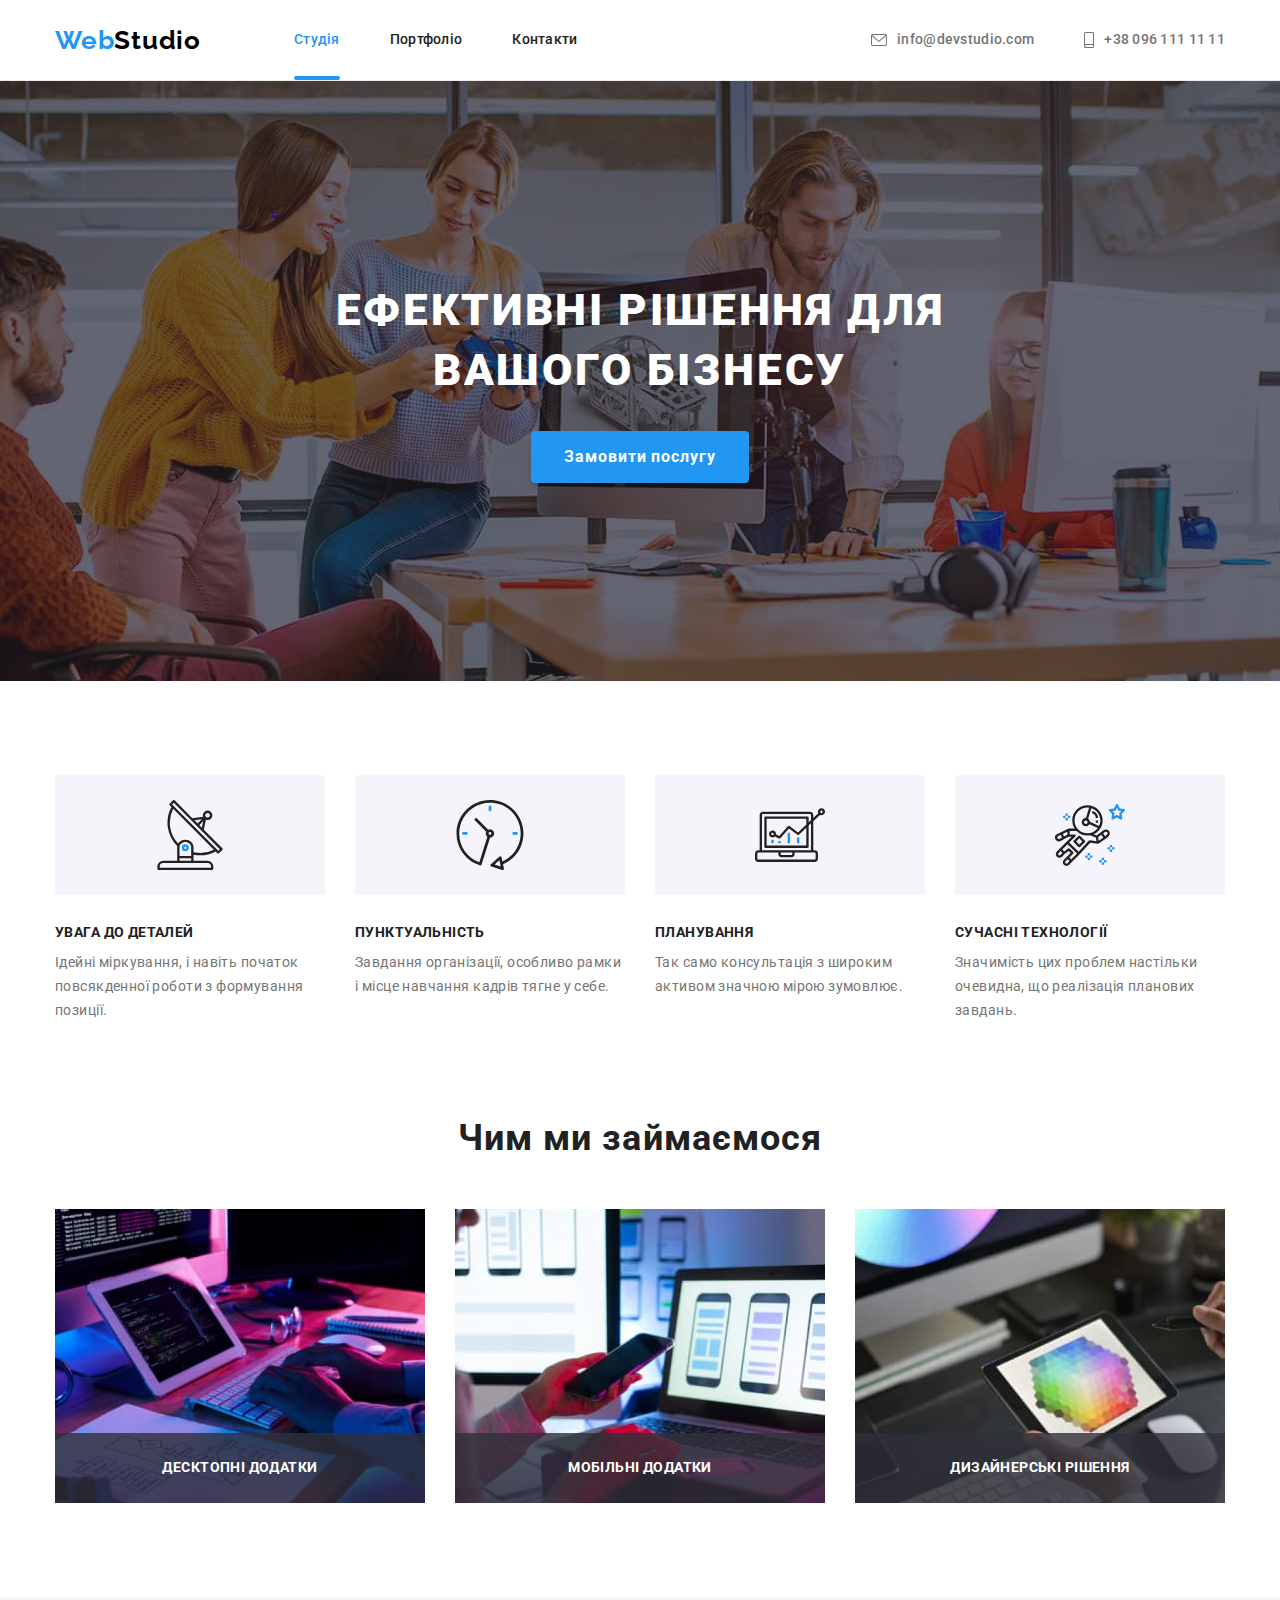
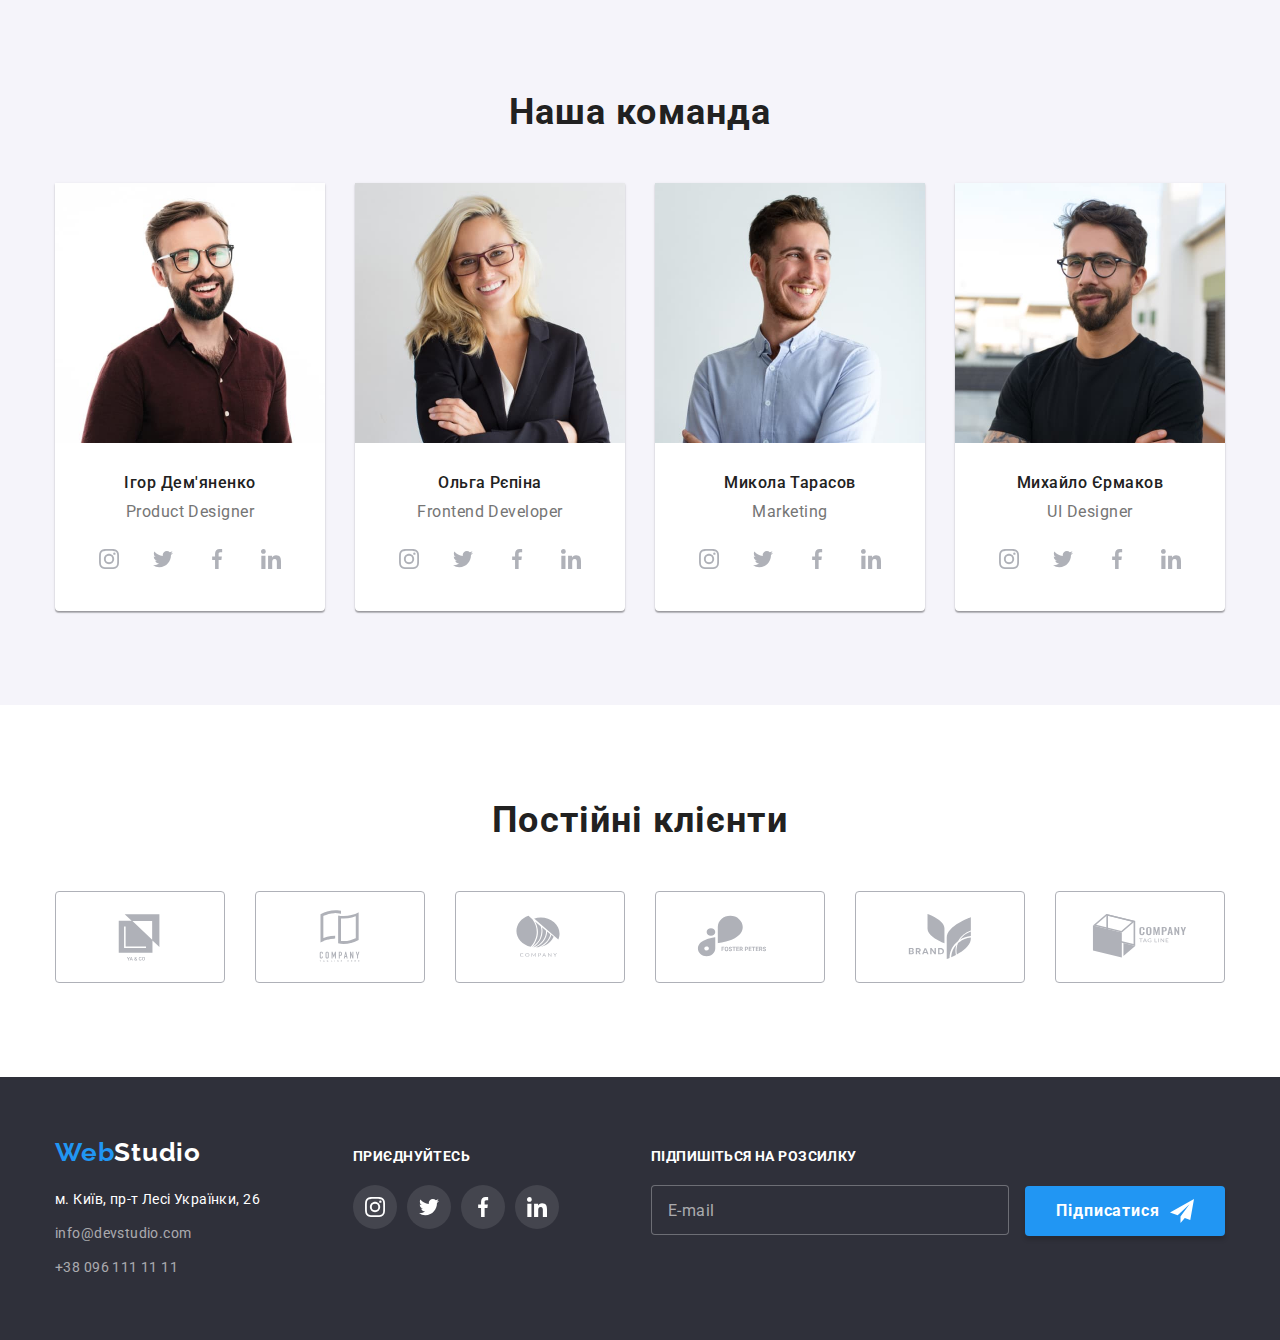
<file: index.html>
<!DOCTYPE html>
<html lang="uk">
  <head>
    <meta charset="UTF-8" />
    <meta http-equiv="X-UA-Compatible" content="IE=edge" />
    <meta name="viewport" content="width=device-width, initial-scale=1.0" />
    <title>Студія</title>
    <link rel="preconnect" href="https://fonts.googleapis.com" />
    <link rel="preconnect" href="https://fonts.gstatic.com" crossorigin />
    <link
      href="https://fonts.googleapis.com/css2?family=Raleway:wght@700&family=Roboto:wght@400;500;700;900&display=swap"
      rel="stylesheet"
    />
    <link
      rel="stylesheet"
      href="https://cdnjs.cloudflare.com/ajax/libs/modern-normalize/1.1.0/modern-normalize.min.css"
    />
    <link rel="stylesheet" href="./css/styles.css" />
  </head>
  <body>
    <header class="page-header">
      <div class="container flex-header">
        <a class="link logo" href="#"><span class="web">Web</span>Studio</a>
        <nav class="page-nav">
          <ul class="list list-nav">
            <li class="nav-item">
              <a class="link current mouse-link" href="index.html">Студія</a>
            </li>
            <li class="nav-item">
              <a class="link mouse-link" href="./portfolio.html">Портфоліо</a>
            </li>
            <li class="nav-item">
              <a class="link mouse-link" href="#">Контакти</a>
            </li>
          </ul>
        </nav>
        <ul class="list list-cont">
          <li>
            <a
              class="link studio-mail mouse-link"
              href="mailto:info@devstudio.com"
            >
              <svg class="icons-contacts" width="16" height="12">
                <use href="./images/icons.svg#icon-icon-letter"></use>
              </svg>
              info@devstudio.com</a
            >
          </li>
          <li>
            <a class="link studio-tel mouse-link" href="tel:+380961111111">
              <svg class="icons-contacts" width="10" height="16">
                <use href="./images/icons.svg#icon-icon-tel"></use>
              </svg>
              +38 096 111 11 11</a
            >
          </li>
        </ul>
      </div>
    </header>
    <main>
      <section class="hero">
        <div class="container">
          <h1 class="hero-title">Ефективні рішення для вашого бізнесу</h1>
          <button type="button" data-modal-open class="button-hero">
            Замовити послугу
          </button>
        </div>
      </section>

      <div class="backdrop is-hidden" data-modal>
        <div class="modal">
          <button data-modal-close class="modal-btn-close">
            <svg class="modal-close" width="18" height="18">
              <use href="./images/icons.svg#icon-close"></use>
            </svg>
          </button>
          <form class="register-form">
            <strong class="register-form-title"
              >Залиште свої дані, ми вам передзвонимо</strong
            >
            <div class="register-form-group" role="group">
              <lable class="register-form-lable"
                ><span class="register-label-title">Ім'я</span
                ><input
                  type="text"
                  class="register-form-input"
                  name="name"
                  required
                  autofocus
                />
                <svg class="register-form-icon" width="18" height="18">
                  <use href="./images/icons.svg#icon-person"></use>
                </svg>
              </lable>
              <lable class="register-form-lable"
                ><span class="register-label-title">Телефон</span
                ><input
                  type="tel"
                  class="register-form-input"
                  name="tel"
                  required
                />
                <svg class="register-form-icon" width="18" height="18">
                  <use href="./images/icons.svg#icon-icon-phone"></use>
                </svg>
              </lable>
              <lable class="register-form-lable"
                ><span class="register-label-title">Пошта</span
                ><input
                  type="email"
                  class="register-form-input"
                  name="mail"
                  required
                />
                <svg class="register-form-icon" width="18" height="18">
                  <use href="./images/icons.svg#icon-icon-email"></use>
                </svg>
              </lable>
              <lable"
                ><span class="register-label-title">Коментар</span
                ><textarea
                  class="form-field-comments"
                  name="comments"
                  placeholder="Введіть текст"
                ></textarea>
              </lable>
            </div>
           <div class="register-form-policy">
                <input class="policy-input visually-hidden" type="checkbox" name="policy" id="policy">
                <label class="policy-text" for="policy">
                <span>
                  <svg class="policy-input-icon" width="16" height="15">
                    <use href="./images/icons.svg#icon-check"></use>
                  </svg>
                </span>
                Погоджуюся з розсилкою та приймаю
                <a class="policy-link" href="#">Умови договору</a>
              </label>
           </div>
           <button class="register-form-btn" type="submit">Відправити</button>
          </form>
        </div>
      </div>

      <section class="specials">
        <div class="container">
          <h2 class="visually-hidden">Наші переваги</h2>
          <ul class="list advantage">
            <li class="advantage-item">
              <div class="icons">
                <svg class="icon-advantages" width="70" height="70">
                  <use href="./images/icons.svg#icon-antenna"></use>
                </svg>
              </div>
              <h3 class="advantage-title">УВАГА ДО ДЕТАЛЕЙ</h3>
              <p class="advantage-text">
                Ідейні міркування, і навіть початок повсякденної роботи з
                формування позиції.
              </p>
            </li>
            <li class="advantage-item">
              <div class="icons">
                <svg class="icon-advantages" width="70" height="70">
                  <use href="./images/icons.svg#icon-clock"></use>
                </svg>
              </div>
              <h3 class="advantage-title">ПУНКТУАЛЬНІСТЬ</h3>
              <p class="advantage-text">
                Завдання організації, особливо рамки і місце навчання кадрів
                тягне у себе.
              </p>
            </li>
            <li class="advantage-item">
              <div class="icons">
                <svg class="icon-advantages" width="70" height="70">
                  <use href="./images/icons.svg#icon-diagram"></use>
                </svg>
              </div>
              <h3 class="advantage-title">ПЛАНУВАННЯ</h3>
              <p class="advantage-text">
                Так само консультація з широким активом значною мірою зумовлює.
              </p>
            </li>
            <li class="advantage-item">
              <div class="icons">
                <svg class="icon-advantages" width="70" height="70">
                  <use href="./images/icons.svg#icon-astronaut"></use>
                </svg>
              </div>
              <h3 class="advantage-title">СУЧАСНІ ТЕХНОЛОГІЇ</h3>
              <p class="advantage-text">
                Значимість цих проблем настільки очевидна, що реалізація
                планових завдань.
              </p>
            </li>
          </ul>
        </div>
      </section>
      <section>
        <div class="container">
          <h2 class="our-work-title">Чим ми займаємося</h2>
          <ul class="list our-work">
            <li class="our-work-item">
              <div class="we-do-thumb">
                <img
                  src="./images/mi_zaimaimos1.jpg"
                  alt="планшет"
                  width="370"
                  height="294"
                />
                <div class="we-do-overlay">
                  <p class="we-do-overlay-title">Десктопні додатки</p>
                </div>
              </div>
            </li>
            <li class="our-work-item">
              <div class="we-do-thumb">
                <img
                  src="./images/mi_zaimaimos2.jpg"
                  alt="ноутбук"
                  width="370"
                  height="294"
                />
                <div class="we-do-overlay">
                  <p class="we-do-overlay-title">Мобільні додатки</p>
                </div>
              </div>
            </li>
            <li class="our-work-item">
              <div class="we-do-thumb">
                <img
                  src="./images/mi_zaimaimos3.jpg"
                  alt="планшет"
                  width="370"
                  height="294"
                />
                <div class="we-do-overlay">
                  <p class="we-do-overlay-title">Дизайнерські рішення</p>
                </div>
              </div>
            </li>
          </ul>
        </div>
      </section>
      <section class="team">
        <div class="container">
          <h2 class="our-team-title">Наша команда</h2>
          <ul class="list our-team">
            <li class="our-team-item">
              <img
                src="./images/img.jpg"
                alt="співробітник 1"
                width="270"
                height="260"
              />
              <div class="our-team-wrap">
                <h3 class="our-team-member">Ігор Дем'яненко</h3>
                <p lang="en" class="our-team-specialist">Product Designer</p>
                <ul class="socials-list">
                  <li class="social-item">
                    <a
                      href="https://www.instagram.com/"
                      class="social-link"
                      rel="noopener noreferrer"
                      aria-label="instagram"
                    >
                      <svg class="social-icon" width="20" height="20">
                        <use
                          href="./images/icons.svg#icon-icon-instagram"
                        ></use>
                      </svg>
                    </a>
                  </li>
                  <li class="social-item">
                    <a
                      href="https://twitter.com/"
                      class="social-link"
                      rel="noopener noreferrer"
                      aria-label="twitter"
                    >
                      <svg class="social-icon" width="20" height="20">
                        <use href="./images/icons.svg#icon-icon-twitter"></use>
                      </svg>
                    </a>
                  </li>
                  <li class="social-item">
                    <a
                      href="https://www.facebook.com/"
                      class="social-link"
                      rel="noopener noreferrer"
                      aria-label="facebook"
                    >
                      <svg class="social-icon" width="20" height="20">
                        <use href="./images/icons.svg#icon-icon-facebook"></use>
                      </svg>
                    </a>
                  </li>
                  <li class="social-item">
                    <a
                      href="https://www.linkedin.com/"
                      class="social-link"
                      rel="noopener noreferrer"
                      aria-label="linkedin"
                    >
                      <svg class="social-icon" width="20" height="20">
                        <use href="./images/icons.svg#icon-icon-linkedin"></use>
                      </svg>
                    </a>
                  </li>
                </ul>
              </div>
            </li>
            <li class="our-team-item">
              <img
                src="./images/img-1.jpg"
                alt="співробітник 2"
                width="270"
                height="260"
              />
              <div class="our-team-wrap">
                <h3 class="our-team-member">Ольга Рєпіна</h3>
                <p lang="en" class="our-team-specialist">Frontend Developer</p>
                <ul class="socials-list">
                  <li class="social-item">
                    <a
                      href="https://www.instagram.com/"
                      class="social-link"
                      rel="noopener noreferrer"
                      aria-label="instagram"
                    >
                      <svg class="social-icon" width="20" height="20">
                        <use
                          href="./images/icons.svg#icon-icon-instagram"
                        ></use>
                      </svg>
                    </a>
                  </li>
                  <li class="social-item">
                    <a
                      href="https://twitter.com/"
                      class="social-link"
                      rel="noopener noreferrer"
                      aria-label="twitter"
                    >
                      <svg class="social-icon" width="20" height="20">
                        <use href="./images/icons.svg#icon-icon-twitter"></use>
                      </svg>
                    </a>
                  </li>
                  <li class="social-item">
                    <a
                      href="https://www.facebook.com/"
                      class="social-link"
                      rel="noopener noreferrer"
                      aria-label="facebook"
                    >
                      <svg class="social-icon" width="20" height="20">
                        <use href="./images/icons.svg#icon-icon-facebook"></use>
                      </svg>
                    </a>
                  </li>
                  <li class="social-item">
                    <a
                      href="https://www.linkedin.com/"
                      class="social-link"
                      rel="noopener noreferrer"
                      aria-label="linkedin"
                    >
                      <svg class="social-icon" width="20" height="20">
                        <use href="./images/icons.svg#icon-icon-linkedin"></use>
                      </svg>
                    </a>
                  </li>
                </ul>
              </div>
            </li>
            <li class="our-team-item">
              <img
                src="./images/img-2.jpg"
                alt="співробітник 3"
                width="270"
                height="260"
              />
              <div class="our-team-wrap">
                <h3 class="our-team-member">Микола Тарасов</h3>
                <p lang="en" class="our-team-specialist">Marketing</p>
                <ul class="socials-list">
                  <li class="social-item">
                    <a
                      href="https://www.instagram.com/"
                      class="social-link"
                      rel="noopener noreferrer"
                      aria-label="instagram"
                    >
                      <svg class="social-icon" width="20" height="20">
                        <use
                          href="./images/icons.svg#icon-icon-instagram"
                        ></use>
                      </svg>
                    </a>
                  </li>
                  <li class="social-item">
                    <a
                      href="https://twitter.com/"
                      class="social-link"
                      rel="noopener noreferrer"
                      aria-label="twitter"
                    >
                      <svg class="social-icon" width="20" height="20">
                        <use href="./images/icons.svg#icon-icon-twitter"></use>
                      </svg>
                    </a>
                  </li>
                  <li class="social-item">
                    <a
                      href="https://www.facebook.com/"
                      class="social-link"
                      rel="noopener noreferrer"
                      aria-label="facebook"
                    >
                      <svg class="social-icon" width="20" height="20">
                        <use href="./images/icons.svg#icon-icon-facebook"></use>
                      </svg>
                    </a>
                  </li>
                  <li class="social-item">
                    <a
                      href="https://www.linkedin.com/"
                      class="social-link"
                      rel="noopener noreferrer"
                      aria-label="linkedin"
                    >
                      <svg class="social-icon" width="20" height="20">
                        <use href="./images/icons.svg#icon-icon-linkedin"></use>
                      </svg>
                    </a>
                  </li>
                </ul>
              </div>
            </li>
            <li class="our-team-item">
              <img
                src="./images/img-3.jpg"
                alt="співробітник 4"
                width="270"
                height="260"
              />
              <div class="our-team-wrap">
                <h3 class="our-team-member">Михайло Єрмаков</h3>
                <p lang="en" class="our-team-specialist">UI Designer</p>
                <ul class="socials-list">
                  <li class="social-item">
                    <a
                      href="https://www.instagram.com/"
                      class="social-link"
                      rel="noopener noreferrer"
                      aria-label="instagram"
                    >
                      <svg class="social-icon" width="20" height="20">
                        <use
                          href="./images/icons.svg#icon-icon-instagram"
                        ></use>
                      </svg>
                    </a>
                  </li>
                  <li class="social-item">
                    <a
                      href="https://twitter.com/"
                      class="social-link"
                      rel="noopener noreferrer"
                      aria-label="twitter"
                    >
                      <svg class="social-icon" width="20" height="20">
                        <use href="./images/icons.svg#icon-icon-twitter"></use>
                      </svg>
                    </a>
                  </li>
                  <li class="social-item">
                    <a
                      href="https://www.facebook.com/"
                      class="social-link"
                      rel="noopener noreferrer"
                      aria-label="facebook"
                    >
                      <svg class="social-icon" width="20" height="20">
                        <use href="./images/icons.svg#icon-icon-facebook"></use>
                      </svg>
                    </a>
                  </li>
                  <li class="social-item">
                    <a
                      href="https://www.linkedin.com/"
                      class="social-link"
                      rel="noopener noreferrer"
                      aria-label="linkedin"
                    >
                      <svg class="social-icon" width="20" height="20">
                        <use href="./images/icons.svg#icon-icon-linkedin"></use>
                      </svg>
                    </a>
                  </li>
                </ul>
              </div>
            </li>
          </ul>
        </div>
      </section>
      <section class="clients">
        <div class="container">
          <h2 class="clients-title">Постійні клієнти</h2>
          <ul class="client-list">
            <li class="client-item">
              <a href="#" class="client-link">
                <svg class="client-icon" width="106" height="60">
                  <use href="./images/icons.svg#icon-icon-client1"></use>
                </svg>
              </a>
            </li>
            <li class="client-item">
              <a href="#" class="client-link">
                <svg class="client-icon" width="106" height="60">
                  <use href="./images/icons.svg#icon-icon-client2"></use>
                </svg>
              </a>
            </li>
            <li class="client-item">
              <a href="#" class="client-link">
                <svg class="client-icon" width="106" height="60">
                  <use href="./images/icons.svg#icon-icon-client3"></use>
                </svg>
              </a>
            </li>
            <li class="client-item">
              <a href="#" class="client-link">
                <svg class="client-icon" width="106" height="60">
                  <use href="./images/icons.svg#icon-icon-client4"></use>
                </svg>
              </a>
            </li>
            <li class="client-item">
              <a href="#" class="client-link">
                <svg class="client-icon" width="106" height="60">
                  <use href="./images/icons.svg#icon-icon-client5"></use>
                </svg>
              </a>
            </li>
            <li class="client-item">
              <a href="#" class="client-link">
                <svg class="client-icon" width="106" height="60">
                  <use href="./images/icons.svg#icon-icon-client6"></use>
                </svg>
              </a>
            </li>
          </ul>
        </div>
      </section>
    </main>
    <footer class="page-footer">
      <div class="container">
        <div class="footer-content">
          <div class="footer-info">
            <a class="link logo-footer" href="./index.html"
              ><span class="web">Web</span>Studio</a
            >
            <address class="address-info">
              <ul class="list">
                <li>
                  <a
                    class="link address-info-map mouse-link"
                    href="https://goo.gl/maps/gUVaPwLksDyTzLL87"
                    target="_blank"
                    rel="noopener noreferrer"
                    >м. Київ, пр-т Лесі Українки, 26</a
                  >
                </li>
                <li class="mail">
                  <a
                    class="link address-info-mail mouse-link"
                    href="mailto:info@devstudio.com"
                    >info@devstudio.com</a
                  >
                </li>
                <li class="tel">
                  <a
                    class="link address-info-tel mouse-link"
                    href="tel:+380961111111"
                    >+38 096 111 11 11</a
                  >
                </li>
              </ul>
            </address>
          </div>
          <div class="footer-social">
            <h2 class="footer-social-title">приєднуйтесь</h2>
            <ul class="footer-social-list">
              <li class="footer-social-item">
                <a
                  href="https://www.instagram.com/"
                  class="footer-social-link"
                  rel="noopener noreferrer"
                  aria-label="instagram"
                >
                  <svg class="social-icon" width="20" height="20">
                    <use href="./images/icons.svg#icon-icon-instagram"></use>
                  </svg>
                </a>
              </li>
              <li class="footer-social-item">
                <a
                  href="https://twitter.com/"
                  class="footer-social-link"
                  rel="noopener noreferrer"
                  aria-label="twitter"
                >
                  <svg class="social-icon" width="20" height="20">
                    <use href="./images/icons.svg#icon-icon-twitter"></use>
                  </svg>
                </a>
              </li>
              <li class="footer-social-item">
                <a
                  href="https://www.facebook.com/"
                  class="footer-social-link"
                  rel="noopener noreferrer"
                  aria-label="facebook"
                >
                  <svg class="social-icon" width="20" height="20">
                    <use href="./images/icons.svg#icon-icon-facebook"></use>
                  </svg>
                </a>
              </li>
              <li class="footer-social-item">
                <a
                  href="https://www.linkedin.com/"
                  class="footer-social-link"
                  rel="noopener noreferrer"
                  aria-label="linkedin"
                >
                  <svg class="social-icon" width="20" height="20">
                    <use href="./images/icons.svg#icon-icon-linkedin"></use>
                  </svg>
                </a>
              </li>
            </ul>
          </div>
          <form class="footer-form">
            <label class="footer-form-label" for="mail-footer"
              >Підпишіться на розсилку</label
            >
            <input
              class="footer-form-email"
              type="email"
              name="mail"
              placeholder="E-mail"
              id="mail-footer"
              required
            />
            <button class="footer-btn" type="submit">Підписатися</button>
          </form>
        </div>
      </div>
    </footer>
    <script src="./js/modal.js"></script>
  </body>
</html>
</file>
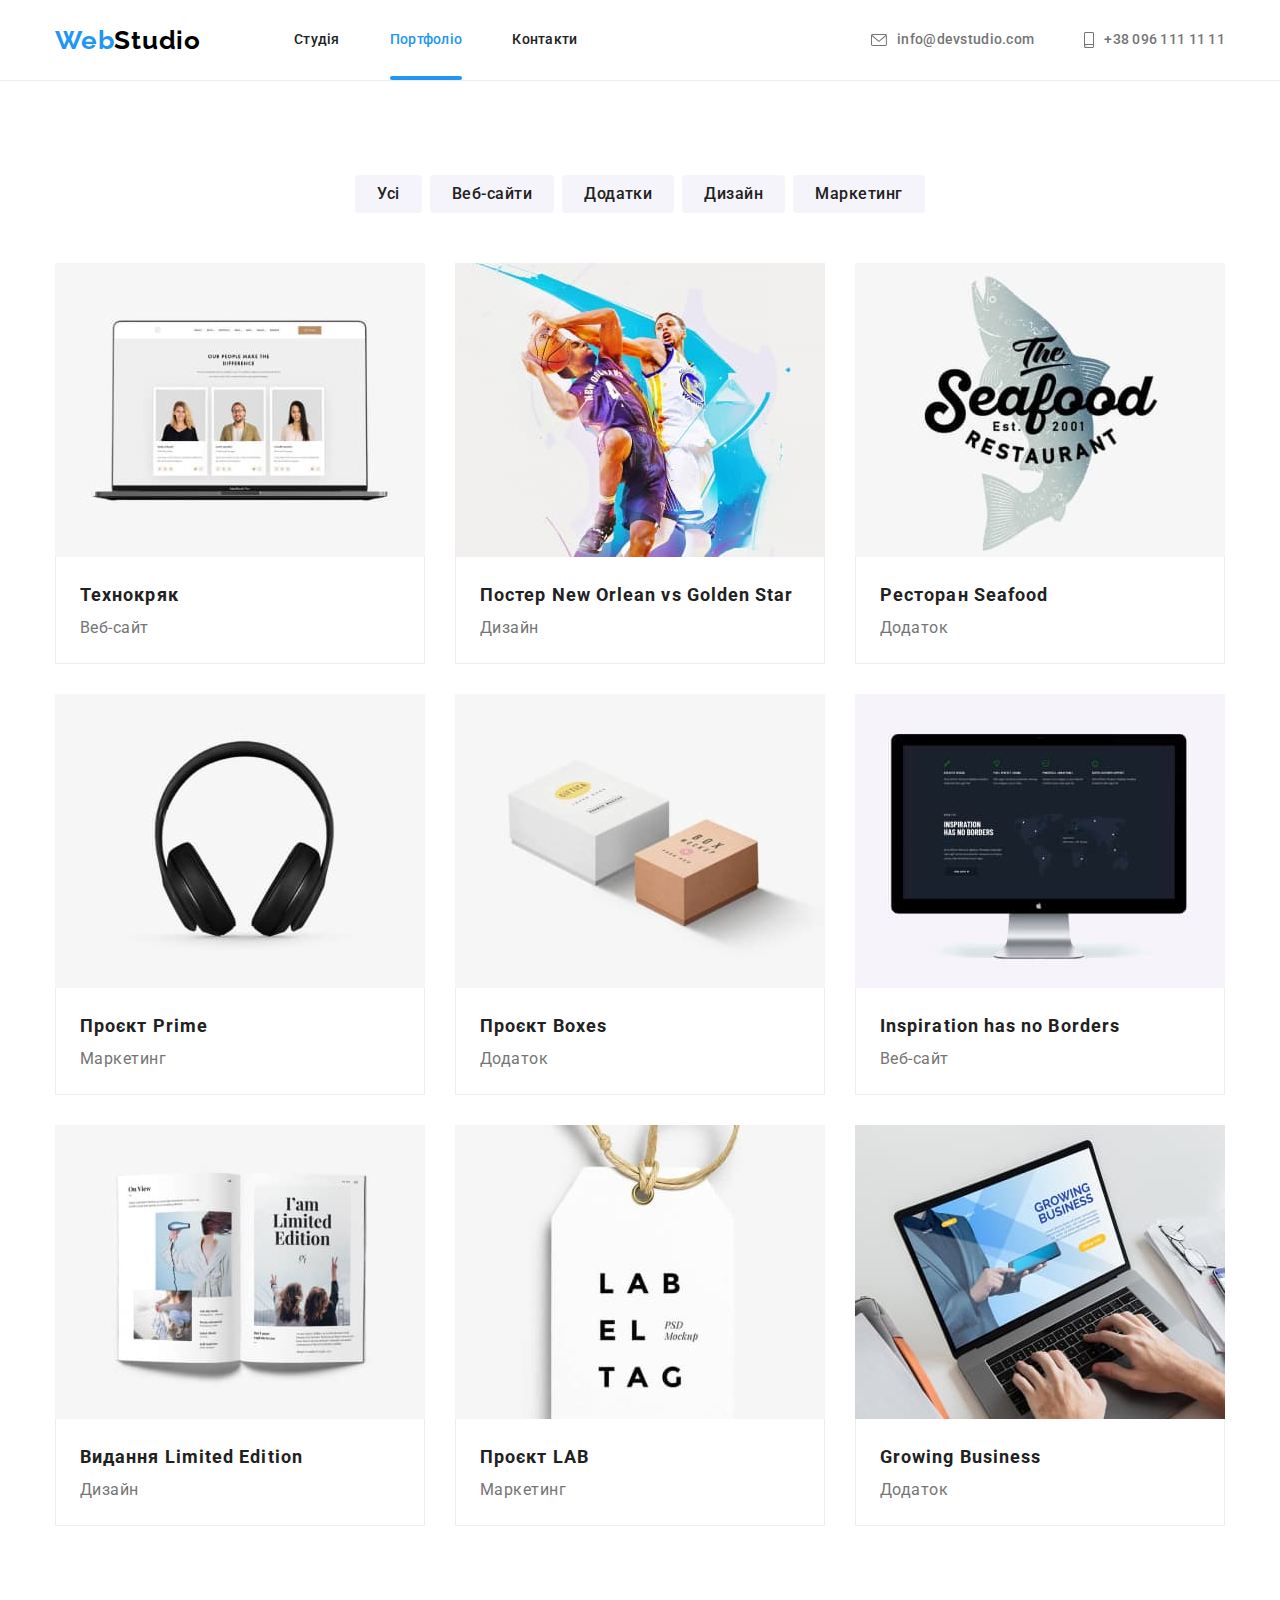
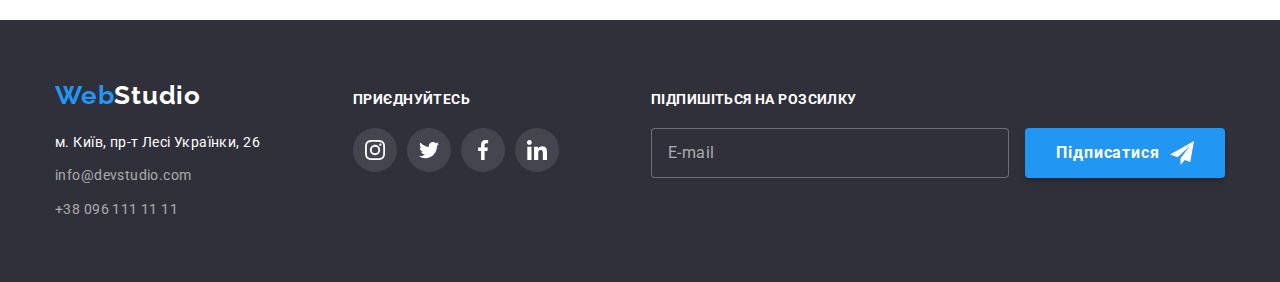
<file: portfolio.html>
<!DOCTYPE html>
<html lang="uk">
  <head>
    <meta charset="UTF-8" />
    <meta http-equiv="X-UA-Compatible" content="IE=edge" />
    <meta name="viewport" content="width=device-width, initial-scale=1.0" />
    <title>Портфоліо</title>
    <link rel="preconnect" href="https://fonts.googleapis.com" />
    <link rel="preconnect" href="https://fonts.gstatic.com" crossorigin />
    <link
      href="https://fonts.googleapis.com/css2?family=Raleway:wght@700&family=Roboto:wght@400;500;700;900&display=swap"
      rel="stylesheet"
    />
    <link
      rel="stylesheet"
      href="https://cdnjs.cloudflare.com/ajax/libs/modern-normalize/1.1.0/modern-normalize.min.css"
    />
    <link rel="stylesheet" href="./css/styles.css" />
  </head>
  <body>
    <header class="page-header">
      <div class="container flex-header">
        <a class="link logo" href="./index.html"
          ><span class="web">Web</span>Studio</a
        >
        <nav class="page-nav">
          <ul class="list list-nav">
            <li class="nav-item">
              <a class="link mouse-link" href="./index.html">Студія</a>
            </li>
            <li class="nav-item">
              <a class="link current mouse-link" href="#">Портфоліо</a>
            </li>
            <li class="nav-item">
              <a class="link mouse-link" href="#">Контакти</a>
            </li>
          </ul>
        </nav>
        <ul class="list list-cont">
          <li>
            <a
              class="link studio-mail mouse-link"
              href="mailto:info@devstudio.com"
            >
              <svg class="icons-contacts" width="16" height="12">
                <use href="./images/icons.svg#icon-icon-letter"></use>
              </svg>
              info@devstudio.com</a
            >
          </li>
          <li>
            <a class="link studio-tel mouse-link" href="tel:+380961111111">
              <svg class="icons-contacts" width="10" height="16">
                <use href="./images/icons.svg#icon-icon-tel"></use>
              </svg>
              +38 096 111 11 11</a
            >
          </li>
        </ul>
      </div>
    </header>
    <main>
      <section class="portfolio">
        <div class="container">
          <h1 hidden>Наші проєкти</h1>
          <ul class="list button-filtr">
            <li>
              <button type="button" class="button-filtr-item">Усі</button>
            </li>
            <li>
              <button type="button" class="button-filtr-item">Веб-сайти</button>
            </li>
            <li>
              <button type="button" class="button-filtr-item">Додатки</button>
            </li>
            <li>
              <button type="button" class="button-filtr-item">Дизайн</button>
            </li>
            <li>
              <button type="button" class="button-filtr-item">Маркетинг</button>
            </li>
          </ul>
          <ul class="list portfolios">
            <li class="portfolio-item">
              <a class="link portfolios-items" href="#">
                <div class="portfolio-img-thumb">
                  <img
                    src="./images/portfolio/technokriak.jpg"
                    alt="відкрита сторінка сайту на ноутбуці"
                    width="370"
                    height="294"
                  />
                  <div class="portfolio-img-overlay">
                    <p class="portfolio-overlay-descr">
                      Ресурс пропонує комплексні пропозиції з різним рівнем
                      функціоналу та сервісів. Все це дозволить відвідувачу
                      отримати вичерпні відомості про компанію чи приватну
                      особу.
                    </p>
                  </div>
                </div>
                <div class="portfolio-border">
                  <h2 class="portfolio-title">Технокряк</h2>
                  <p class="portfolio-text">Веб-сайт</p>
                </div>
              </a>
            </li>
            <li class="portfolio-item">
              <a class="link portfolios-items" href="#">
                <div class="portfolio-img-thumb">
                  <img
                    src="./images/portfolio/poster_new_orlean.jpg"
                    alt="два гравці грають в баскетбол"
                    width="370"
                    height="294"
                  />
                   <div class="portfolio-img-overlay">
                    <p class="portfolio-overlay-descr">
                      Ресурс пропонує комплексні пропозиції з різним рівнем
                      функціоналу та сервісів. Все це дозволить відвідувачу
                      отримати вичерпні відомості про компанію чи приватну
                      особу.
                    </p>
                  </div>
                </div>
                <div class="portfolio-border">
                  <h2 class="portfolio-title">
                    Постер New Orlean vs Golden Star
                  </h2>
                  <p class="portfolio-text">Дизайн</p>
                </div>
              </a>
            </li>
            <li class="portfolio-item">
              <a class="link portfolios-items" href="#">
                <div class="portfolio-img-thumb">
                  <img
                    src="./images/portfolio/restoran_seafood.jpg"
                    alt="назва ресторану на фоні риби"
                    width="370"
                    height="294"
                  />
                   <div class="portfolio-img-overlay">
                    <p class="portfolio-overlay-descr">
                      Ресурс пропонує комплексні пропозиції з різним рівнем
                      функціоналу та сервісів. Все це дозволить відвідувачу
                      отримати вичерпні відомості про компанію чи приватну
                      особу.
                    </p>
                  </div>
                </div class="portfolio-img-thumb">
                <div class="portfolio-border">
                  <h2 class="portfolio-title">Ресторан Seafood</h2>
                  <p class="portfolio-text">Додаток</p>
                </div>
              </a>
            </li>

            <li class="portfolio-item">
              <a class="link portfolios-items" href="#">
                <div class="portfolio-img-thumb">
                  <img
                    src="./images/portfolio/proect_prime.jpg"
                    alt="навушники"
                    width="370"
                    height="294"
                  />
                   <div class="portfolio-img-overlay">
                    <p class="portfolio-overlay-descr">
                      Ресурс пропонує комплексні пропозиції з різним рівнем
                      функціоналу та сервісів. Все це дозволить відвідувачу
                      отримати вичерпні відомості про компанію чи приватну
                      особу.
                    </p>
                  </div>
                </div>
                <div class="portfolio-border">
                  <h2 class="portfolio-title">Проєкт Prime</h2>
                  <p class="portfolio-text">Маркетинг</p>
                </div>
              </a>
            </li>

            <li class="portfolio-item">
              <a class="link portfolios-items" href="#">
                <div class="portfolio-img-thumb">
                  <img
                    src="./images/portfolio/proect_boxes.jpg"
                    alt="дві коробки"
                    width="370"
                    height="294"
                  />
                   <div class="portfolio-img-overlay">
                    <p class="portfolio-overlay-descr">
                      Ресурс пропонує комплексні пропозиції з різним рівнем
                      функціоналу та сервісів. Все це дозволить відвідувачу
                      отримати вичерпні відомості про компанію чи приватну
                      особу.
                    </p>
                  </div>
                </div>
                <div class="portfolio-border">
                  <h2 class="portfolio-title">Проєкт Boxes</h2>
                  <p class="portfolio-text">Додаток</p>
                </div>
              </a>
            </li>

            <li class="portfolio-item">
              <a class="link portfolios-items" href="#">
                <div class="portfolio-img-thumb">
                  <img
                    src="./images/portfolio/inspiration_has_noborders.jpg"
                    alt="монітор"
                    width="370"
                    height="294"
                  />
                   <div class="portfolio-img-overlay">
                    <p class="portfolio-overlay-descr">
                      Ресурс пропонує комплексні пропозиції з різним рівнем
                      функціоналу та сервісів. Все це дозволить відвідувачу
                      отримати вичерпні відомості про компанію чи приватну
                      особу.
                    </p>
                  </div>
                </div>
                <div class="portfolio-border">
                  <h2 class="portfolio-title">Inspiration has no Borders</h2>
                  <p class="portfolio-text">Веб-сайт</p>
                </div>
              </a>
            </li>

            <li class="portfolio-item">
              <a class="link portfolios-items" href="#">
                <div class="portfolio-img-thumb">
                  <img
                    src="./images/portfolio/vidannia_limited_edition.jpg"
                    alt="відкрита книга"
                    width="370"
                    height="294"
                  />
                   <div class="portfolio-img-overlay">
                    <p class="portfolio-overlay-descr">
                      Ресурс пропонує комплексні пропозиції з різним рівнем
                      функціоналу та сервісів. Все це дозволить відвідувачу
                      отримати вичерпні відомості про компанію чи приватну
                      особу.
                    </p>
                  </div>
                </div>
                <div class="portfolio-border">
                  <h2 class="portfolio-title">Видання Limited Edition</h2>
                  <p class="portfolio-text">Дизайн</p>
                </div>
              </a>
            </li>

            <li class="portfolio-item">
              <a class="link portfolios-items" href="#">
               <div class="portfolio-img-thumb">
                  <img
                    src="./images/portfolio/proect_lab.jpg"
                    alt="лейбл"
                    width="370"
                    height="294"
                  />
                   <div class="portfolio-img-overlay">
                    <p class="portfolio-overlay-descr">
                      Ресурс пропонує комплексні пропозиції з різним рівнем
                      функціоналу та сервісів. Все це дозволить відвідувачу
                      отримати вичерпні відомості про компанію чи приватну
                      особу.
                    </p>
                  </div>
               </div>
                <div class="portfolio-border">
                  <h2 class="portfolio-title">Проєкт LAB</h2>
                  <p class="portfolio-text">Маркетинг</p>
                </div>
              </a>
            </li>

            <li class="portfolio-item">
              <a class="link portfolios-items" href="#">
                <div class="portfolio-img-thumb">
                  <img
                    src="./images/portfolio/growing_business.jpg"
                    alt="людина працює за ноутбуком"
                    width="370"
                    height="294"
                  />
                   <div class="portfolio-img-overlay">
                    <p class="portfolio-overlay-descr">
                      Ресурс пропонує комплексні пропозиції з різним рівнем
                      функціоналу та сервісів. Все це дозволить відвідувачу
                      отримати вичерпні відомості про компанію чи приватну
                      особу.
                    </p>
                  </div>
                </div>
                <div class="portfolio-border">
                  <h2 class="portfolio-title">Growing Business</h2>
                  <p class="portfolio-text">Додаток</p>
                </div>
              </a>
            </li>
          </ul>
        </div>
      </section>
    </main>
    <footer class="page-footer">
      <div class="container">
        <div class="footer-content">
          <div class="footer-info">
            <a class="link logo-footer" href="./index.html"
              ><span class="web">Web</span>Studio</a
            >
            <address class="address-info">
              <ul class="list">
                <li>
                  <a
                    class="link address-info-map mouse-link"
                    href="https://goo.gl/maps/gUVaPwLksDyTzLL87"
                    target="_blank"
                    rel="noopener noreferrer"
                    >м. Київ, пр-т Лесі Українки, 26</a
                  >
                </li>
                <li class="mail">
                  <a
                    class="link address-info-mail mouse-link"
                    href="mailto:info@devstudio.com"
                    >info@devstudio.com</a
                  >
                </li>
                <li class="tel">
                  <a
                    class="link address-info-tel mouse-link"
                    href="tel:+380961111111"
                    >+38 096 111 11 11</a
                  >
                </li>
              </ul>
            </address>
          </div>
          <div class="footer-social">
            <h2 class="footer-social-title">приєднуйтесь</h2>
            <ul class="footer-social-list">
              <li class="footer-social-item">
                <a
                  href="https://www.instagram.com/"
                  class="footer-social-link"
                  rel="noopener noreferrer"
                  aria-label="instagram"
                >
                  <svg class="social-icon" width="20" height="20">
                    <use href="./images/icons.svg#icon-icon-instagram"></use>
                  </svg>
                </a>
              </li>
              <li class="footer-social-item">
                <a
                  href="https://twitter.com/"
                  class="footer-social-link"
                  rel="noopener noreferrer"
                  aria-label="twitter"
                >
                  <svg class="social-icon" width="20" height="20">
                    <use href="./images/icons.svg#icon-icon-twitter"></use>
                  </svg>
                </a>
              </li>
              <li class="footer-social-item">
                <a
                  href="https://www.facebook.com/"
                  class="footer-social-link"
                  rel="noopener noreferrer"
                  aria-label="facebook"
                >
                  <svg class="social-icon" width="20" height="20">
                    <use href="./images/icons.svg#icon-icon-facebook"></use>
                  </svg>
                </a>
              </li>
              <li class="footer-social-item">
                <a
                  href="https://www.linkedin.com/"
                  class="footer-social-link"
                  rel="noopener noreferrer"
                  aria-label="linkedin"
                >
                  <svg class="social-icon" width="20" height="20">
                    <use href="./images/icons.svg#icon-icon-linkedin"></use>
                  </svg>
                </a>
              </li>
            </ul>
          </div>
          <form class="footer-form">
            <label class="footer-form-label" for="mail-footer"
              >Підпишіться на розсилку</label
            >
            <input
              class="footer-form-email"
              type="email"
              name="mail"
              placeholder="E-mail"
              id="mail-footer"
              required
            />
            <button class="footer-btn" type="submit">Підписатися</button>
          </form>
        </div>
      </div>
    </footer>
  </body>
</html>
</file>
<file: css/styles.css>
:root {
  --main-font: "Roboto", sans-serif;
  --secondary-font: "Raleway", sans-serif;
  --main-light: #ffffff;
  --main-dark: #2f303a;
  --main-blue: #2196f3;
  --text-title-dark: #212121;
  --text: #757575;
  --full-dark: #000000;
  --btn-fltr-back: #f5f4fa;
  --text-mail-tel: rgba(255, 255, 255, 0.6);
  --btn-hero-back: #188ce8;

  --amimhover: 250ms cubic-bezier(0.4, 0, 0.2, 1);
}

html {
  box-sizing: border-box;
}

*,
*::before,
*::after {
  box-sizing: inherit;
}

a {
  margin-top: 0px;
  margin-bottom: 0px;
}

.visually-hidden {
  position: absolute;
  white-space: nowrap;
  width: 1px;
  height: 1px;
  overflow: hidden;
  border: 0;
  padding: 0;
  clip: rect(0 0 0 0);
  clip-path: inset(50%);
  margin: -1px;
}

h1,
h2,
h3,
h4,
h5,
h6,
p,
ul {
  margin: 0px;
  padding: 0px;
}

img {
  display: block;
  max-width: 100%;
  height: auto;
}

body {
  font-family: var(--main-font);
  background-color: var(--main-light);
}
.container {
  width: 1200px;
  padding-right: 15px;
  padding-left: 15px;
  margin: 0 auto;
}

.link {
  text-decoration: none;
}

.list {
  list-style: none;
}
.address-info {
  font-style: normal;
}

.link.current {
  color: var(--main-blue);
}
/* -------------------------------------------------HEDER--------------------------------------- */
.flex-header {
  display: flex;
  align-items: center;
}

.logo {
  margin-right: 93px;
  font-family: var(--secondary-font);
  font-weight: 700;
  font-size: 26px;
  line-height: 1.19;
  letter-spacing: 0.03em;
  color: var(--full-dark);
}

.web {
  color: var(--main-blue);
}

.page-header {
  background-color: var(--main-light);
  border-bottom: 1px solid #ececec;
}

.page-nav {
  font-weight: 500;
  font-size: 14px;
  line-height: 1.14;
  letter-spacing: 0.02em;
  color: var(--text-title-dark);
}

.list-nav {
  color: var(--text-title-dark);
  display: flex;
}

.list-nav .nav-item:not(:last-child) {
  margin-right: 50px;
}

.list-nav .link {
  display: block;
  padding-top: 32px;
  padding-bottom: 32px;
}

.list-nav a {
  color: var(--text-title-dark);
}

.list-cont {
  color: var(--text);
  display: flex;
  gap: 50px;
  margin-left: auto;
}

.icons-contacts {
  margin-right: 10px;
  fill: currentColor;
}

.list-cont .link {
  display: flex;
  align-items: center;
  justify-content: center;
  padding-top: 32px;
  padding-bottom: 32px;
}

.studio-tel,
.studio-mail {
  width: 100%;
  height: 100%;
  display: flex;
  color: var(--text);
  font-weight: 500;
  font-size: 14px;
  line-height: 1.14;
  letter-spacing: 0.02em;
  align-items: center;
}

.studio-tel:hover,
.studio-tel:focus,
.studio-mail:hover,
.studio-mail:focus {
  fill: var(--main-blue);
}

.mouse-link:hover,
.mouse-link:focus {
  color: var(--main-blue);
}

.mouse-link {
  position: relative;
  transition: color var(--amimhover);
}

.list-nav .current::after {
  content: "";
  position: absolute;
  left: 0px;
  bottom: 0px;
  border-radius: 2px;
  width: 100%;
  height: 4px;
  background-color: var(--main-blue);
}

/* -------------------------------------------------MAIN--------------------------------------- */
.hero {
  max-width: 1600px;
  height: 600px;
  margin-left: auto;
  margin-right: auto;
  background-color: var(--main-dark);
  text-align: center;
  padding-top: 200px;
  padding-bottom: 200px;
  background-image: linear-gradient(
      to right,
      rgba(47, 48, 58, 0.4),
      rgba(47, 48, 58, 0.4)
    ),
    url(../images/img-hero.jpg);
  background-repeat: no-repeat;
  background-size: cover;
  background-position: center;
}

.hero-title {
  max-width: 696px;
  margin-bottom: 30px;
  margin-left: auto;
  margin-right: auto;
  font-weight: 900;
  font-size: 44px;
  line-height: 1.36;
  text-align: center;

  letter-spacing: 0.06em;
  text-transform: uppercase;
  color: var(--main-light);
}

.button-hero {
  display: block;
  margin: 0 auto;
  border: 1px solid transparent;
  border-radius: 4px;
  box-shadow: 0px 4px 4px rgba(0, 0, 0, 0.15);
  padding: 10px 32px;
  background-color: var(--main-blue);

  font-family: inherit;
  font-weight: 700;
  font-size: 16px;
  line-height: 1.88;
  text-align: center;
  letter-spacing: 0.06em;
  color: var(--main-light);

  cursor: pointer;

  transition: color var(--amimhover), background-color var(--amimhover);
}

.button-hero:hover,
.button-hero:focus {
  background-color: var(--btn-hero-back);
}

.specials {
  padding-top: 94px;
  padding-bottom: 94px;
}

.advantage {
  display: flex;
  gap: 30px;
}

.advantage-item {
  width: 270px;
}

.icons {
  display: flex;
  align-items: center;
  justify-content: center;
  width: 270px;
  height: 120px;
  background: var(--btn-fltr-back);
  border-radius: 4px;
  margin-bottom: 30px;
}
.icon-advantages {
  fill: currentColor;
}

.advantage-title {
  margin-bottom: 10px;
  font-weight: 700;
  font-size: 14px;
  line-height: 1.14;
  letter-spacing: 0.03em;
  text-transform: uppercase;
  color: var(--text-title-dark);
}

.advantage-text {
  font-size: 14px;
  line-height: 1.71;
  letter-spacing: 0.03em;
  color: var(--text);
}
.our-work-title,
.our-team-title,
.clients-title {
  margin-bottom: 50px;
  font-weight: 700;
  font-size: 36px;
  line-height: 1.17;
  text-align: center;
  letter-spacing: 0.03em;
  color: var(--text-title-dark);
}

.we-do-thumb {
  position: relative;
}

.we-do-overlay {
  position: absolute;
  left: 0%;
  bottom: 0%;
  align-items: center;
  justify-content: center;
  display: flex;
  width: 100%;
  height: 70px;
  background: rgba(47, 48, 58, 0.8);
}

.we-do-overlay-title {
  font-weight: 700;
  font-size: 14px;
  line-height: 1.14;
  text-align: center;
  letter-spacing: 0.03em;
  text-transform: uppercase;
  color: var(--main-light);
}

.our-work {
  padding-bottom: 94px;
  display: flex;
  gap: 30px;
}

.our-work-item {
  width: calc((100% - 60px) / 3);
}

.team {
  padding-top: 94px;
  padding-bottom: 94px;
  background-color: var(--btn-fltr-back);
}

.our-team {
  display: flex;
  gap: 30px;
  align-items: center;
  text-align: center;
}

.our-team-item {
  width: calc((100% - 90px) / 4);
  border-radius: 0px 0px 4px 4px;
  background: #ffffff;
  box-shadow: 0px 1px 3px rgba(0, 0, 0, 0.12), 0px 1px 1px rgba(0, 0, 0, 0.14),
    0px 2px 1px rgba(0, 0, 0, 0.2);
}

.our-team-wrap {
  padding-top: 30px;
  padding-bottom: 30px;
}
.our-team-member {
  margin-bottom: 10px;
  font-weight: 500;
  font-size: 16px;
  line-height: 1.19;
  letter-spacing: 0.03em;
  color: var(--text-title-dark);
}

.our-team-specialist {
  font-size: 16px;
  line-height: 1.19;
  letter-spacing: 0.03em;
  color: var(--text);
}
.socials-list {
  display: flex;
  list-style: none;
  gap: 10px;
  align-items: center;
  justify-content: center;
}

.social-link {
  display: flex;
  align-items: center;
  justify-content: center;
  width: 44px;
  height: 44px;
  color: #afb1b8;
  background-color: rgba(255, 255, 255, 0.1);
  border-radius: 50%;
  margin-top: 16px;

  transition: color var(--amimhover), fill var(--amimhover),
    background-color var(--amimhover);
}

.social-icon {
  fill: currentColor;
}

.social-link:hover,
.social-link:focus {
  color: var(--main-light);
  background-color: var(--main-blue);
}

.clients {
  padding-bottom: 94px;
  padding-top: 94px;
}

.client-list {
  display: flex;
  gap: 30px;
  list-style: none;
}

.client-link {
  display: flex;
  align-items: center;
  justify-content: center;
  width: 170px;
  height: 92px;
  color: #afb1b8;
  border: 1px solid #afb1b8;
  border-radius: 4px;
  transition: color var(--amimhover), border-color var(--amimhover);
}

.client-icon {
  fill: currentColor;
}

.client-link:hover,
.client-link:focus {
  border-color: var(--main-blue);
  color: var(--main-blue);
}

/* -------------------------------------------------FOOTER--------------------------------------- */
.logo-footer {
  display: inline-block;
  margin-bottom: 20px;
  font-family: var(--secondary-font);
  font-weight: 700;
  font-size: 26px;
  line-height: 1.19;
  letter-spacing: 0.03em;
  color: var(--main-light);
}

.page-footer {
  background-color: var(--main-dark);
  padding-top: 60px;
  padding-bottom: 60px;
}

.address-info-map {
  font-size: 14px;
  line-height: 1.71;
  letter-spacing: 0.03em;
  color: var(--main-light);
}

.address-info-mail,
.address-info-tel {
  font-size: 14px;
  line-height: 1.71;
  letter-spacing: 0.03em;
  color: var(--text-mail-tel);
}

.mail,
.tel {
  margin-top: 10px;
}

.footer-content {
  display: flex;
  align-items: baseline;
}

.footer-info {
  margin-right: 93px;
}

.footer-social {
  align-items: center;
  justify-content: center;
}

.footer-social-title {
  font-size: 14px;
  line-height: 1.14;
  letter-spacing: 0.03em;
  text-transform: uppercase;
  color: var(--main-light);
  margin-bottom: 20px;
}

.footer-social-list {
  display: flex;
  list-style: none;
  gap: 10px;
}

.footer-social-link {
  display: flex;
  align-items: center;
  justify-content: center;
  width: 44px;
  height: 44px;
  color: var(--main-light);
  background-color: rgba(255, 255, 255, 0.1);
  border-radius: 50%;

  transition: color var(--amimhover), fill var(--amimhover),
    background-color var(--amimhover);
}

.footer-social-link:hover,
.footer-social-link:focus {
  color: var(--main-light);
  background-color: var(--main-blue);
}

.footer-form {
  margin-left: auto;
}

.footer-form-label {
  display: block;
  font-weight: 700;
  font-size: 14px;
  line-height: 1.14;
  letter-spacing: 0.03em;
  text-transform: uppercase;
  color: var(--main-light);
  margin-bottom: 20px;
}

.footer-form-email {
  height: 50px;
  width: 358px;
  padding: 15px 16px;
  font-size: 16px;
  line-height: 1.25;
  letter-spacing: 0.03em;
  border: 1px solid rgba(255, 255, 255, 0.3);
  border-radius: 4px;
  color: var(--main-light);
  background-color: var(--main-dark);
}

.footer-btn {
  display: inline-flex;
  margin-left: 12px;
  padding: 10px 28px;
  align-items: center;
  justify-content: center;
  width: 200px;
  height: 50px;
  border: none;
  border-radius: 4px;
  box-shadow: 0px 4px 4px rgba(0, 0, 0, 0.15);
  background-color: var(--main-blue);
  font-weight: 700;
  font-size: 16px;
  line-height: 1.9;
  letter-spacing: 0.06em;
  color: var(--main-light);
  cursor: pointer;

  transition: background-color var(--amimhover);
}

.footer-btn::after {
  content: " ";
  width: 24px;
  height: 24px;
  margin-left: 10px;
  background-image: url(../images/icon-send.svg);
}

.footer-btn:hover,
.footer-btn:focus {
  background-color: var(--btn-hero-back);
}

.footer-form-email::placeholder {
  color: rgba(255, 255, 255, 0.6);
  font-weight: 400;
  font-size: 16px;
  line-height: 1.25;
  letter-spacing: 0.03em;
}

/* -------------------------------------------------PORTFOLIO--------------------------------------- */
.portfolio {
  padding-top: 94px;
  padding-bottom: 94px;
}

.button-filtr {
  display: flex;
  align-items: center;
  gap: 8px;
  justify-content: center;
  margin-bottom: 50px;
}

.button-filtr-item {
  padding: 6px 22px;
  font-family: inherit;
  font-weight: 500;
  font-size: 16px;
  line-height: 1.62;
  text-align: center;
  letter-spacing: 0.03em;
  color: var(--text-title-dark);
  background: var(--btn-fltr-back);
  border-radius: 4px;
  border: transparent;
  cursor: pointer;
  transition: color var(--amimhover), filter var(--amimhover),
    background-color var(--amimhover);
}

.button-filtr-item:hover,
.button-filtr-item:focus {
  background-color: var(--main-blue);
  color: #f5f4fa;
  filter: drop-shadow(0px 4px 4px rgba(0, 0, 0, 0.25));
  cursor: pointer;
}

.button-filtr-item.current {
  background-color: var(--main-blue);
  color: var(--main-light);
}

.portfolios {
  display: flex;
  flex-wrap: wrap;
  gap: 30px;
  min-width: 1170px;
}

.portfolio-item {
  width: calc((100% - 60px) / 3);
}

.portfolios-items {
  display: block;
  transition: box-shadow var(--amimhover);
}

.portfolios-items:hover,
.portfolios-items:focus {
  cursor: pointer;
  box-shadow: 0px 1px 1px rgb(0 0 0 / 12%), 0px 4px 4px rgb(0 0 0 / 6%),
    1px 4px 6px rgb(0 0 0 / 16%);
}

.portfolio-border {
  padding: 20px 24px;
  border: 1px solid #eeeeee;
  border-top: transparent;
}

.portfolio-title {
  font-weight: 700;
  font-size: 18px;
  line-height: 2;
  letter-spacing: 0.06em;
  color: var(--text-title-dark);
}

.portfolio-text {
  font-size: 16px;
  line-height: 1.87;
  letter-spacing: 0.03em;
  color: var(--text);
}

.portfolio-img-thumb {
  position: relative;
  overflow: hidden;
}

.portfolio-img-overlay {
  position: absolute;
  top: 0%;
  left: 0%;
  transform: translateY(1000%);
  width: 100%;
  height: 100%;
  display: flex;
  justify-content: center;
  padding: 63px 24px;
  background: rgba(33, 150, 243, 0.9);
  transition: transform var(--amimhover);
}

.portfolio-overlay-descr {
  font-family: "Roboto";
  font-style: normal;
  font-weight: 400;
  font-size: 18px;
  line-height: 1.5555;
  letter-spacing: 0.03em;
  color: var(--main-light);
}

.portfolios-items:hover .portfolio-img-overlay,
.portfolios-items:focus .portfolio-img-overlay {
  transform: translateY(0%);
}
/* -------------------------------------------------MODAL--------------------------------------- */

.backdrop {
  position: fixed;
  top: 0%;
  left: 0%;
  width: 100%;
  height: 100%;
  background: rgba(0, 0, 0, 0.2);

  transition: opacity var(--amimhover), visibility var(--amimhover);
  z-index: 1;
}

.modal {
  padding: 40px;
  position: absolute;
  top: 50%;
  left: 50%;
  width: 528px;
  min-height: 581px;
  background-color: #ffffff;
  box-shadow: 0px 1px 3px rgb(0 0 0 / 12%), 0px 1px 1px rgb(0 0 0 / 14%),
    0px 2px 1px rgb(0 0 0 / 20%);
  border-radius: 4px;

  transform: translate(-50%, -50%) scale(1);
  transition: transform var(--amimhover);
}

.backdrop.is-hidden .modal {
  transform: translate(-50%, -50%) scale(1.3);
}

.is-hidden {
  opacity: 0;
  visibility: hidden;
  pointer-events: none;
}

.modal-btn-close {
  position: absolute;
  top: 8px;
  right: 8px;
  width: 30px;
  height: 30px;
  display: flex;
  align-items: center;
  justify-content: center;
  padding: 0;
  border-radius: 50%;
  background-color: #ffffff;
  border: 1px solid rgba(0, 0, 0, 0.1);
  cursor: pointer;

  transition: fill var(--amimhover);
}

.modal-btn-close:hover {
  fill: var(--main-blue);
}

.register-form-title {
  margin-bottom: 12px;
  display: block;
  text-align: center;
  font-size: 20px;
  line-height: 1.15;
  letter-spacing: 0.03em;
  color: var(--text-title-dark);
}

.register-form-lable {
  position: relative;
  display: block;
  margin-bottom: 10px;
}

.register-label-title {
  display: block;
  margin-bottom: 4px;
  font-size: 12px;
  line-height: 1.17;
  letter-spacing: 0.01em;
  color: var(--text);
}

.register-form-input {
  width: 100%;
  height: 40px;
  padding-left: 42px;

  border: 1px solid rgba(33, 33, 33, 0.2);
  border-radius: 4px;
  cursor: pointer;
  outline: transparent;

  transition: border-color var(--amimhover);
}

.form-field-comments {
  width: 100%;
  height: 120px;
  padding: 12px 16px;
  border: 1px solid rgba(33, 33, 33, 0.2);
  border-radius: 4px;
  outline: transparent;
  resize: none;

  transition: border-color var(--amimhover);
}

.form-field-comments::placeholder {
  font-family: "Roboto";
  font-style: normal;
  font-weight: 400;
  font-size: 12px;
  line-height: 1.17;
  letter-spacing: 0.01em;
  color: rgba(117, 117, 117, 0.5);
}

.register-form-group {
  margin-bottom: 20px;
}

.register-form-icon {
  position: absolute;
  top: 50%;
  left: 12px;
  fill: currentColor;

  transition: fill var(--amimhover);
}

.register-form-input:hover + .register-form-icon,
.register-form-input:focus + .register-form-icon {
  fill: var(--main-blue);
}

.register-form-input:focus,
.register-form-input:hover {
  border-color: var(--main-blue);
}

.form-field-comments:focus,
.form-field-comments:hover {
  border-color: var(--main-blue);
}

.register-form-policy {
  display: flex;
  align-items: center;
  padding-left: 13px;
  margin-bottom: 30px;
}

.policy-text {
  display: flex;
  align-items: center;
  font-size: 14px;
  line-height: 1.71;
  letter-spacing: 0.03em;
  color: var(--text);
}

.policy-text span {
  display: flex;
  align-items: center;
  justify-content: center;
  width: 16px;
  height: 15px;
  margin-right: 7px;
  border: 2px solid var(--text-title-dark);
  border-radius: 2px;
  cursor: pointer;
  fill: transparent;

  transition: background-color var(--amimhover), fill var(--amimhover),
    border var(--amimhover);
}

.policy-input:checked + .policy-text span {
  border: none;
  background-color: var(--main-blue);
  fill: var(--main-light);
}

.policy-link {
  margin-left: 7px;
  font-size: 14px;
  line-height: 1.71;
  letter-spacing: 0.03em;
  color: var(--main-blue);
  text-decoration: underline;
}

.register-form-btn {
  display: block;
  padding: 10px 52px;
  margin: 0 auto;
  min-width: 200px;
  height: 50px;
  border: none;
  color: var(--main-light);
  background-color: var(--main-blue);
  border-radius: 4px;
  box-shadow: 0px 4px 4px rgba(0, 0, 0, 0.15);
  font-weight: 700;
  font-size: 16px;
  line-height: 1.88;
  letter-spacing: 0.06em;

  transition: background-color var(--amimhover);
}

.register-form-btn:focus,
.register-form-btn:hover {
  background-color: var(--btn-hero-back);
}
</file>
